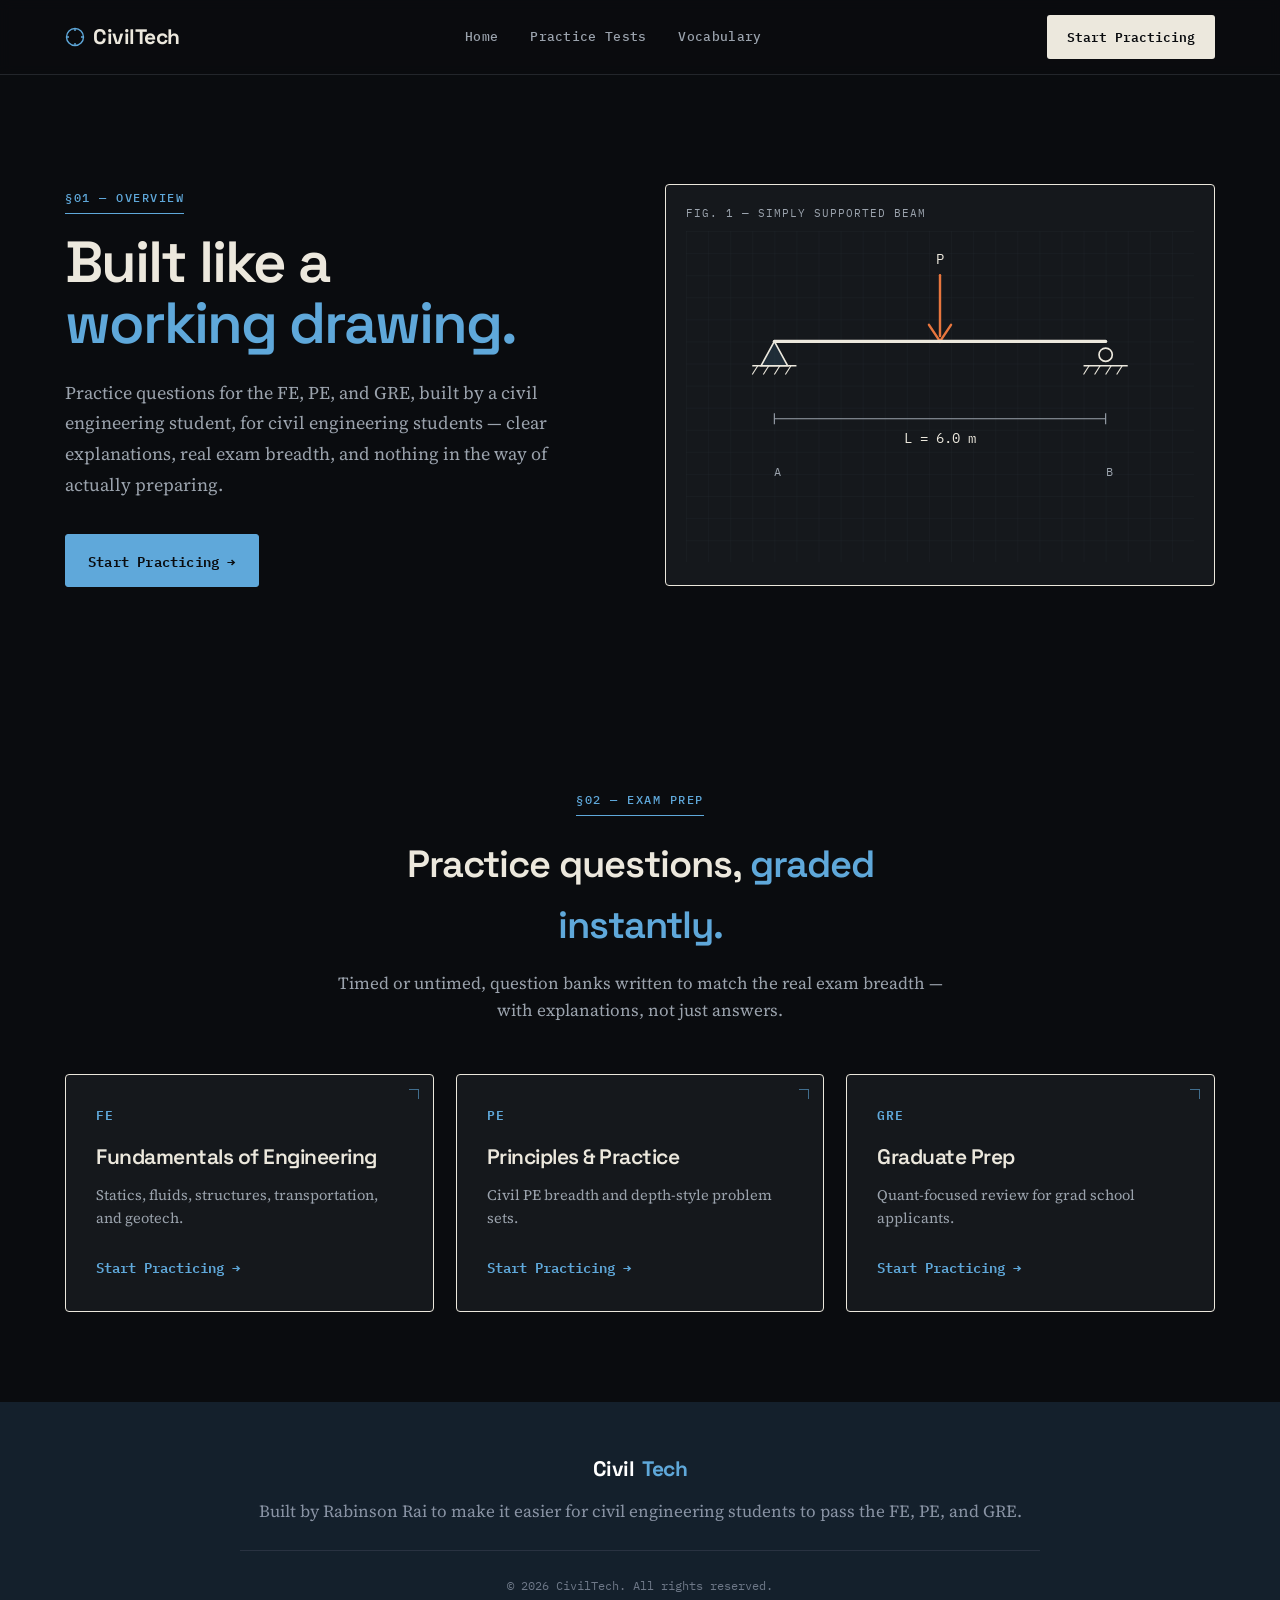
<file: index.html>
<!DOCTYPE html>
<html lang="en">
<head>
    <meta charset="UTF-8">
    <meta name="viewport" content="width=device-width, initial-scale=1.0">

    <title>Civil Engineering Test Prep</title>

    <link rel="preconnect" href="https://fonts.googleapis.com">
    <link href="https://fonts.googleapis.com/css2?family=Space+Grotesk:wght@500;600;700&family=Source+Serif+4:opsz,wght@8..60,400;8..60,500;8..60,600&family=IBM+Plex+Mono:wght@400;500;600&display=swap" rel="stylesheet">

    <link rel="stylesheet" href="style.css">
</head>

<body>

    <!-- Navigation -->
    <header>
        <nav class="navbar">

            <div class="logo">
                <svg class="logo-mark" width="20" height="20" viewBox="0 0 20 20" fill="none">
                    <circle cx="10" cy="10" r="8.5" stroke="currentColor" stroke-width="1.4"/>
                    <path d="M10 1.5V4M10 16V18.5M1.5 10H4M16 10H18.5" stroke="currentColor" stroke-width="1.4"/>
                </svg>
                CivilTech
            </div>

            <div class="nav-links">
                <a href="#home">Home</a>
                <a href="#tests">Practice Tests</a>
                <a href="vocab.html">Vocabulary</a>
            </div>

            <button class="nav-button" onclick="document.getElementById('tests').scrollIntoView({behavior:'smooth'})">
                Start Practicing
            </button>

        </nav>
    </header>


    <!-- Hero Section -->
    <section class="hero" id="home">

        <div class="hero-content">

            <div class="eyebrow">§01 — Overview</div>

            <h1>
                Built like a
                <br>
                <span>working drawing.</span>
            </h1>

            <p>
                Practice questions for the FE, PE, and GRE, built by a
                civil engineering student, for civil engineering students —
                clear explanations, real exam breadth, and nothing in
                the way of actually preparing.
            </p>

            <div class="hero-buttons">
                <button class="primary-button" onclick="document.getElementById('tests').scrollIntoView({behavior:'smooth'})">
                    Start Practicing →
                </button>
            </div>

        </div>

        <!-- Signature element: an animated technical drawing of a
             simply-supported beam under load, drawn in on page load -->
        <div class="hero-drawing">

            <div class="drawing-label">FIG. 1 — SIMPLY SUPPORTED BEAM</div>

            <svg viewBox="0 0 460 300" class="beam-svg" aria-hidden="true">

                <!-- grid backdrop -->
                <defs>
                    <pattern id="gridPattern" width="20" height="20" patternUnits="userSpaceOnUse">
                        <path d="M 20 0 L 0 0 0 20" fill="none" stroke="#20242A" stroke-width="0.6"/>
                    </pattern>
                </defs>
                <rect width="460" height="300" fill="url(#gridPattern)" />

                <!-- load arrow -->
                <g class="load-arrow">
                    <line x1="230" y1="40" x2="230" y2="95" />
                    <path d="M220 85 L230 100 L240 85" fill="none" />
                </g>
                <text x="230" y="30" text-anchor="middle" class="dim-label">P</text>

                <!-- beam -->
                <line x1="80" y1="100" x2="380" y2="100" class="beam-line" />

                <!-- left support (pin) -->
                <path d="M80 100 L68 122 L92 122 Z" class="support" />
                <line x1="60" y1="122" x2="100" y2="122" class="hatch-base" />
                <line x1="65" y1="122" x2="60" y2="130" class="hatch" />
                <line x1="75" y1="122" x2="70" y2="130" class="hatch" />
                <line x1="85" y1="122" x2="80" y2="130" class="hatch" />
                <line x1="95" y1="122" x2="90" y2="130" class="hatch" />

                <!-- right support (roller) -->
                <circle cx="380" cy="112" r="6" class="support-roller" />
                <line x1="360" y1="122" x2="400" y2="122" class="hatch-base" />
                <line x1="365" y1="122" x2="360" y2="130" class="hatch" />
                <line x1="375" y1="122" x2="370" y2="130" class="hatch" />
                <line x1="385" y1="122" x2="380" y2="130" class="hatch" />
                <line x1="395" y1="122" x2="390" y2="130" class="hatch" />

                <!-- dimension line -->
                <g class="dim-line">
                    <line x1="80" y1="170" x2="380" y2="170" />
                    <path d="M80 165 L80 175 M380 165 L380 175" />
                </g>
                <text x="230" y="192" text-anchor="middle" class="dim-label">L = 6.0 m</text>

                <text x="80" y="222" class="dim-label small">A</text>
                <text x="380" y="222" class="dim-label small">B</text>

            </svg>

        </div>

    </section>


    <!-- Practice Tests Section -->
    <section class="tests-section" id="tests">

        <div class="section-title">

            <div class="eyebrow">§02 — Exam Prep</div>

            <h2>
                Practice questions,
                <span>graded instantly.</span>
            </h2>

            <p>
                Timed or untimed, question banks written to match the
                real exam breadth — with explanations, not just answers.
            </p>

        </div>

        <div class="tests-grid">

            <div class="test-card">
                <div class="sheet-corner"></div>
                <div class="test-code">FE</div>
                <h3>Fundamentals of Engineering</h3>
                <p>Statics, fluids, structures, transportation, and geotech.</p>
                <button onclick="window.location.href='practice.html?exam=FE'">
                    Start Practicing →
                </button>
            </div>

            <div class="test-card">
                <div class="sheet-corner"></div>
                <div class="test-code">PE</div>
                <h3>Principles &amp; Practice</h3>
                <p>Civil PE breadth and depth-style problem sets.</p>
                <button onclick="window.location.href='practice.html?exam=PE'">
                    Start Practicing →
                </button>
            </div>

            <div class="test-card">
                <div class="sheet-corner"></div>
                <div class="test-code">GRE</div>
                <h3>Graduate Prep</h3>
                <p>Quant-focused review for grad school applicants.</p>
                <button onclick="window.location.href='practice.html?exam=GRE'">
                    Start Practicing →
                </button>
            </div>

        </div>

    </section>


    <!-- Footer -->
    <footer>

        <div class="logo">Civil<span>Tech</span></div>

        <p>
            Built by Rabinson Rai to make it easier for civil engineering
            students to pass the FE, PE, and GRE.
        </p>

        <div class="footer-line"></div>

        <small>
            © 2026 CivilTech. All rights reserved.
        </small>

    </footer>


    <script src="script.js"></script>

</body>
</html>
</file>
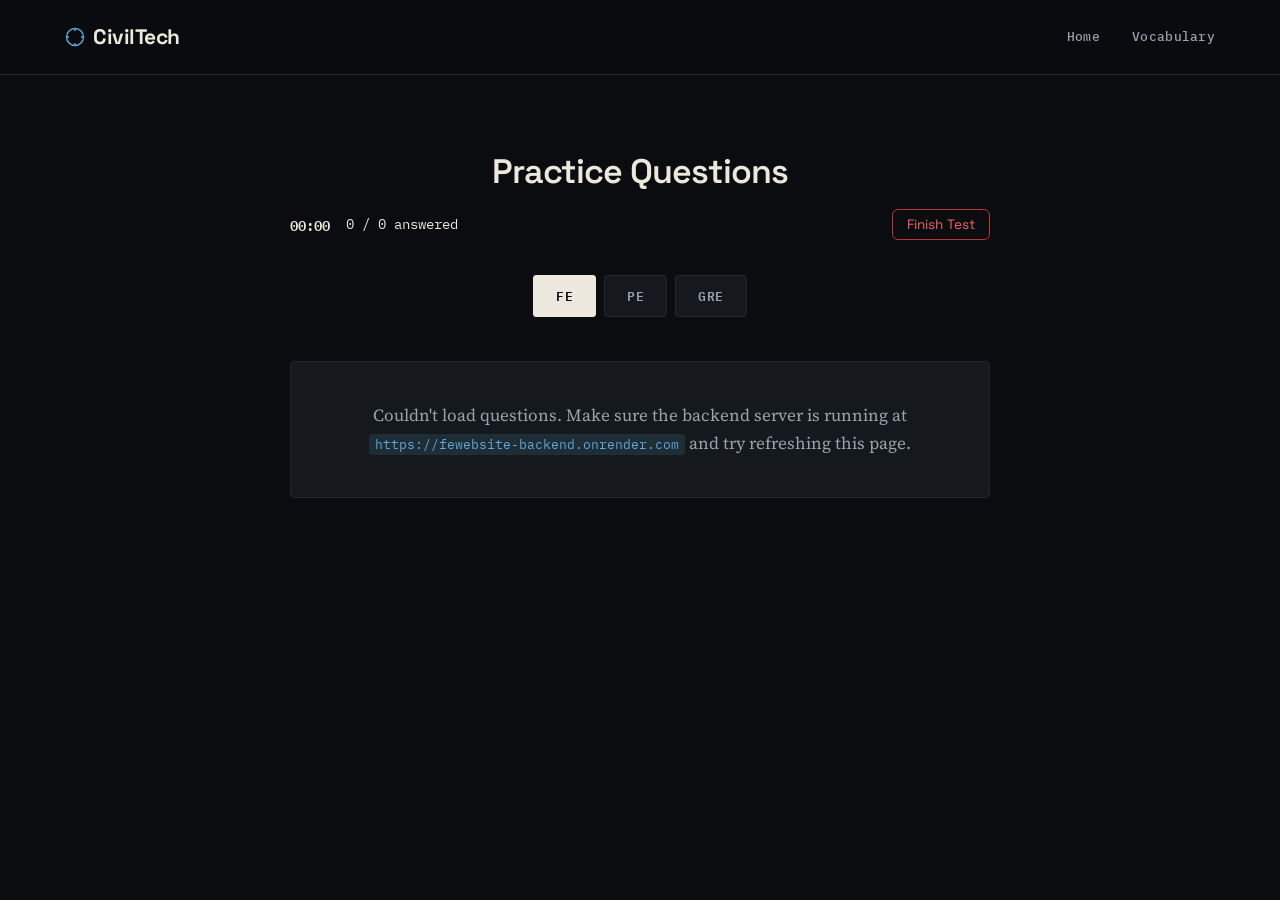
<file: practice.html>
<!DOCTYPE html>
<html lang="en">
<head>
    <meta charset="UTF-8">
    <meta name="viewport" content="width=device-width, initial-scale=1.0">

    <title>Practice | Civil Engineering Tests</title>

    <link rel="preconnect" href="https://fonts.googleapis.com">
    <link href="https://fonts.googleapis.com/css2?family=Space+Grotesk:wght@500;600;700&family=Source+Serif+4:opsz,wght@8..60,400;8..60,500;8..60,600&family=IBM+Plex+Mono:wght@400;500;600&display=swap" rel="stylesheet">

    <link rel="stylesheet" href="style.css">
    <link rel="stylesheet" href="quiz.css">

    <!--
        Styling for the timer, solved counter, flag button, question
        navigator, and score summary. Kept inline here rather than in
        quiz.css so it's self-contained; move it later if you'd rather
        keep styles unified.
    -->
    <style>
        .quiz-meta {
            display: flex;
            gap: 16px;
            align-items: center;
            font-family: "IBM Plex Mono", monospace;
            font-size: 0.85rem;
            margin-top: 4px;
        }

        #timerDisplay {
            font-weight: 600;
        }

        .question-nav {
            display: flex;
            flex-wrap: wrap;
            gap: 6px;
            margin: 16px 0;
        }

        .nav-pill {
            width: 32px;
            height: 32px;
            border-radius: 6px;
            border: 1px solid #444;
            background: transparent;
            color: inherit;
            font-family: "IBM Plex Mono", monospace;
            font-size: 0.8rem;
            cursor: pointer;
        }

        .nav-pill.solved {
            background: #2e7d32;
            border-color: #2e7d32;
            color: #fff;
        }

        .nav-pill.flagged {
            border-color: #f2b705;
            box-shadow: inset 0 0 0 2px #f2b705;
        }

        .nav-pill.current {
            outline: 2px solid #fff;
            outline-offset: 1px;
        }

        .flag-button {
            display: inline-block;
            margin-bottom: 12px;
            padding: 6px 14px;
            border-radius: 6px;
            border: 1px solid #444;
            background: transparent;
            color: inherit;
            font-family: "Space Grotesk", sans-serif;
            font-size: 0.85rem;
            cursor: pointer;
        }

        .flag-button.active {
            background: #f2b705;
            border-color: #f2b705;
            color: #111;
        }

        .score-line {
            font-size: 1.2rem;
            font-weight: 600;
            margin: 0 0 8px;
        }

        .score-meta {
            font-family: "IBM Plex Mono", monospace;
            font-size: 0.85rem;
            color: #aaa;
            margin: 4px 0;
        }

        .finish-test-button {
            margin-left: auto;
            padding: 6px 14px;
            border-radius: 6px;
            border: 1px solid #b33;
            background: transparent;
            color: #e66;
            font-family: "Space Grotesk", sans-serif;
            font-size: 0.85rem;
            cursor: pointer;
        }

        .finish-test-button:hover {
            background: #b33;
            color: #fff;
        }

        .pre-answer-actions {
            display: flex;
            gap: 10px;
        }

        .quiz-button.secondary {
            background: transparent;
            border: 1px solid #666;
        }
    </style>
</head>

<body>

    <header>
        <nav class="navbar">

            <div class="logo">
                <svg class="logo-mark" width="20" height="20" viewBox="0 0 20 20" fill="none">
                    <circle cx="10" cy="10" r="8.5" stroke="currentColor" stroke-width="1.4"/>
                    <path d="M10 1.5V4M10 16V18.5M1.5 10H4M16 10H18.5" stroke="currentColor" stroke-width="1.4"/>
                </svg>
                CivilTech
            </div>

            <div class="nav-links">
                <a href="index.html">Home</a>
                <a href="vocab.html">Vocabulary</a>
            </div>

        </nav>
    </header>


    <section class="quiz-section">

        <div class="quiz-container">

                <div class="quiz-header">
                    <h1>Practice Questions</h1>
                    <div class="quiz-progress" id="progress">Loading questions...</div>
                    <div class="quiz-meta">
                        <span id="timerDisplay">00:00</span>
                        <span id="solvedCounter">0 / 0 answered</span>
                        <button id="finishTestBtn" class="finish-test-button" type="button">
                            Finish Test
                        </button>
                    </div>
                </div>


                <!-- Main exam tabs -->
                <div class="exam-tabs" role="tablist">

                    <button class="exam-tab" data-exam="FE" role="tab">
                        FE
                    </button>

                    <button class="exam-tab" data-exam="PE" role="tab">
                        PE
                    </button>

                    <button class="exam-tab" data-exam="GRE" role="tab">
                        GRE
                    </button>

                </div>


                <!-- GRE top-level category tabs -->
                <div id="greTabs" class="gre-tabs" style="display: none;" role="tablist">

                    <button class="gre-category-tab active" data-category="quant" role="tab">
                        Quantitative
                    </button>

                    <button class="gre-category-tab" data-category="verbal" role="tab">
                        Verbal
                    </button>

                </div>


                <!-- GRE Quantitative subsections -->
                <div id="quantSubTabs" class="gre-subtabs" style="display: none;" role="tablist">

                    <button class="gre-subtab active" data-subsection="all" role="tab">
                        All
                    </button>

                    <button class="gre-subtab" data-subsection="arithmetic" role="tab">
                        Arithmetic
                    </button>

                    <button class="gre-subtab" data-subsection="algebra" role="tab">
                        Algebra
                    </button>

                    <button class="gre-subtab" data-subsection="geometry" role="tab">
                        Geometry
                    </button>

                    <button class="gre-subtab" data-subsection="data-analysis" role="tab">
                        Data Analysis
                    </button>

                </div>


                <!-- GRE Verbal subsections -->
                <div id="verbalSubTabs" class="gre-subtabs" style="display: none;" role="tablist">

                    <button class="gre-subtab active" data-subsection="all" role="tab">
                        All
                    </button>

                    <button class="gre-subtab" data-subsection="text-completion" role="tab">
                        Text Completion
                    </button>

                    <button class="gre-subtab" data-subsection="sentence-equivalence" role="tab">
                        Sentence Equivalence
                    </button>

                    <button class="gre-subtab" data-subsection="reading-comprehension" role="tab">
                        Reading Comprehension
                    </button>

                </div>


                <!-- Jump-to navigator: shows every question's number, colored
                     by whether it's been answered and/or flagged. -->
                <div id="questionNav" class="question-nav"></div>


                <div id="loadingState" class="quiz-state">
                    <p>Loading questions from the server...</p>
                </div>


                <div id="errorState" class="quiz-state" style="display: none;">
                    <p>
                        Couldn't load questions. Make sure the backend
                        server is running at <code id="apiUrlDisplay"></code>
                        and try refreshing this page.
                    </p>
                </div>


                <div id="doneState" class="quiz-state" style="display: none;">
                    <h2>You've finished this set 🎉</h2>
                    <div id="scoreSummary" class="score-summary"></div>
                    <p>
                        Switch tabs above to try another section,
                        or refresh to practice again.
                    </p>
                </div>


                <div id="questionCard" class="question-card" style="display: none;">

                    <div class="question-subject" id="questionSubject"></div>

                    <button id="flagBtn" class="flag-button" type="button">
                        🚩 Flag for review
                    </button>

                    <p class="question-text" id="questionText"></p>

                    <div class="choices" id="choicesList"></div>

                    <div class="pre-answer-actions">
                        <button id="submitBtn" class="quiz-button" disabled>
                            Submit Answer
                        </button>

                        <button id="skipBtn" class="quiz-button secondary" type="button">
                            Skip →
                        </button>
                    </div>

                    <div id="feedback" class="feedback" style="display: none;">

                        <div id="feedbackResult" class="feedback-result"></div>

                        <p id="feedbackExplanation" class="feedback-explanation"></p>

                        <button id="nextBtn" class="quiz-button">
                            Next Question →
                        </button>

                    </div>

                </div>

        </div>

    </section>


    <script src="quiz.js"></script>
</body>
</html>
</file>
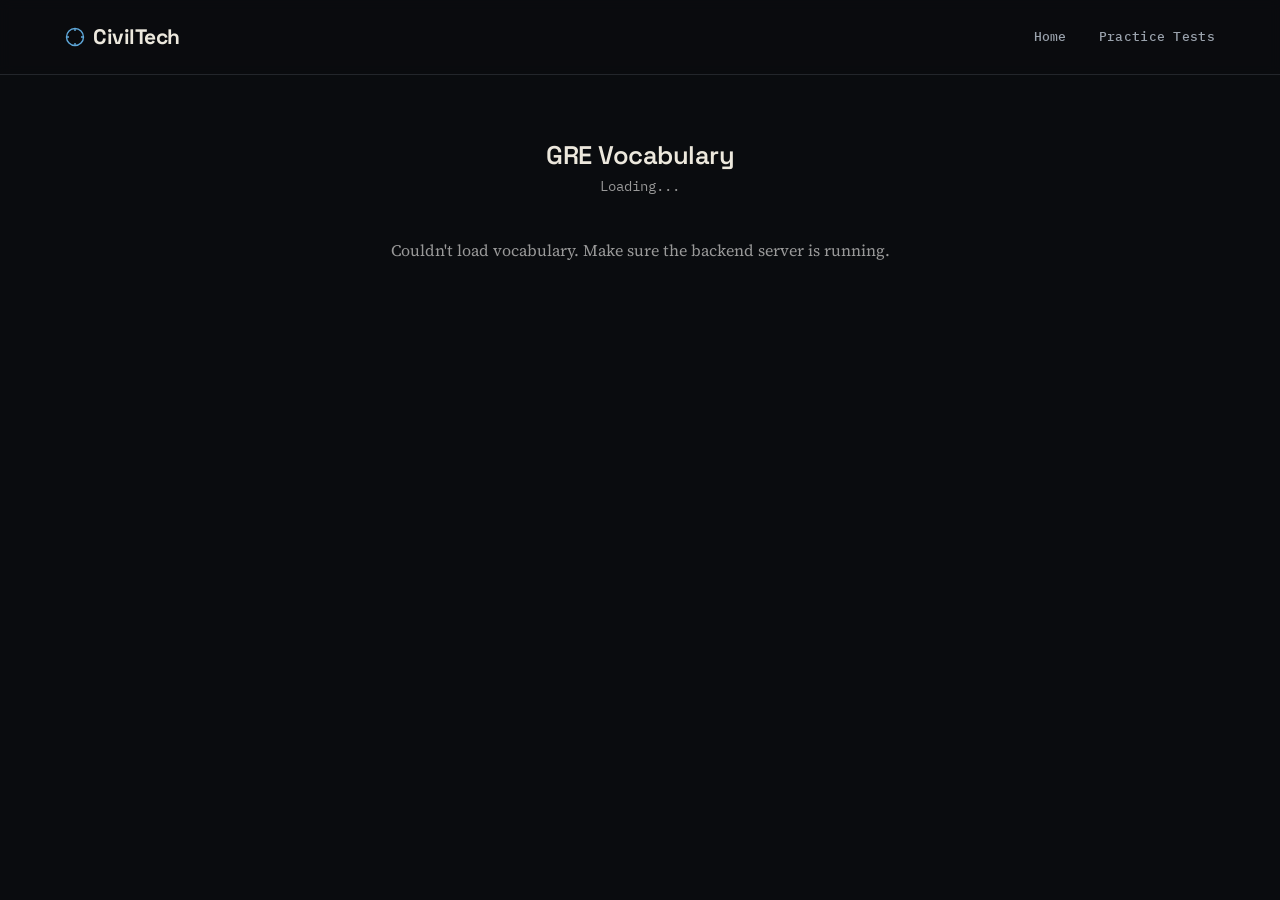
<file: vocab.html>
<!DOCTYPE html>
<html lang="en">
<head>
    <meta charset="UTF-8">
    <meta name="viewport" content="width=device-width, initial-scale=1.0">

    <title>Vocabulary | Civil Engineering Test Prep</title>

    <link rel="preconnect" href="https://fonts.googleapis.com">
    <link href="https://fonts.googleapis.com/css2?family=Space+Grotesk:wght@500;600;700&family=Source+Serif+4:opsz,wght@8..60,400;8..60,500;8..60,600&family=IBM+Plex+Mono:wght@400;500;600&display=swap" rel="stylesheet">

    <link rel="stylesheet" href="style.css">

    <style>
        .vocab-section {
            max-width: 640px;
            margin: 60px auto;
            padding: 0 20px;
            text-align: center;
        }

        .vocab-progress {
            font-family: "IBM Plex Mono", monospace;
            font-size: 0.85rem;
            color: #999;
            margin-bottom: 20px;
        }

        .flashcard {
            perspective: 1200px;
            height: 320px;
            margin-bottom: 24px;
            cursor: pointer;
        }

        .flashcard-inner {
            position: relative;
            width: 100%;
            height: 100%;
            transition: transform 0.5s;
            transform-style: preserve-3d;
        }

        .flashcard.flipped .flashcard-inner {
            transform: rotateY(180deg);
        }

        .flashcard-face {
            position: absolute;
            width: 100%;
            height: 100%;
            backface-visibility: hidden;
            border: 1px solid #333;
            border-radius: 10px;
            display: flex;
            flex-direction: column;
            align-items: center;
            justify-content: center;
            padding: 32px;
            box-sizing: border-box;
        }

        .flashcard-front {
            background: #111;
            color: #f5f0e6;
        }

        .flashcard-front .word {
            font-family: "Space Grotesk", sans-serif;
            font-size: 2.2rem;
            font-weight: 700;
        }

        .flashcard-front .tap-hint {
            margin-top: 20px;
            font-family: "IBM Plex Mono", monospace;
            font-size: 0.75rem;
            color: #888;
        }

        .flashcard-back {
            background: #f5f0e6;
            color: #111;
            transform: rotateY(180deg);
        }

        .flashcard-back .meaning {
            font-family: "Source Serif 4", serif;
            font-size: 1.15rem;
            margin-bottom: 16px;
        }

        .flashcard-back .example {
            font-family: "Source Serif 4", serif;
            font-style: italic;
            font-size: 1rem;
            color: #444;
        }

        .vocab-controls {
            display: flex;
            justify-content: center;
            gap: 12px;
            flex-wrap: wrap;
        }

        .vocab-button {
            padding: 10px 18px;
            border-radius: 6px;
            border: 1px solid #444;
            background: transparent;
            color: inherit;
            font-family: "Space Grotesk", sans-serif;
            font-size: 0.9rem;
            cursor: pointer;
        }

        .vocab-button.primary {
            background: #111;
            color: #f5f0e6;
            border-color: #111;
        }

        .vocab-state {
            font-family: "Source Serif 4", serif;
            font-size: 1rem;
            color: #999;
            margin-top: 40px;
        }
    </style>
</head>

<body>

    <header>
        <nav class="navbar">

            <div class="logo">
                <svg class="logo-mark" width="20" height="20" viewBox="0 0 20 20" fill="none">
                    <circle cx="10" cy="10" r="8.5" stroke="currentColor" stroke-width="1.4"/>
                    <path d="M10 1.5V4M10 16V18.5M1.5 10H4M16 10H18.5" stroke="currentColor" stroke-width="1.4"/>
                </svg>
                CivilTech
            </div>

            <div class="nav-links">
                <a href="index.html">Home</a>
                <a href="practice.html">Practice Tests</a>
            </div>

        </nav>
    </header>


    <section class="vocab-section">

        <h1>GRE Vocabulary</h1>
        <div class="vocab-progress" id="vocabProgress">Loading...</div>

        <div id="loadingState">
            <p>Loading vocabulary...</p>
        </div>

        <div id="errorState" class="vocab-state" style="display: none;">
            <p>Couldn't load vocabulary. Make sure the backend server is running.</p>
        </div>

        <div id="emptyState" class="vocab-state" style="display: none;">
            <p>No vocabulary words yet — add some to your <code>vocabulary</code> table.</p>
        </div>

        <div id="flashcardWrap" style="display: none;">

            <div class="flashcard" id="flashcard">
                <div class="flashcard-inner">

                    <div class="flashcard-face flashcard-front">
                        <div class="word" id="wordText"></div>
                        <div class="tap-hint">Tap to reveal meaning</div>
                    </div>

                    <div class="flashcard-face flashcard-back">
                        <p class="meaning" id="meaningText"></p>
                        <p class="example" id="exampleText"></p>
                    </div>

                </div>
            </div>

            <div class="vocab-controls">
                <button class="vocab-button" id="prevBtn">← Previous</button>
                <button class="vocab-button primary" id="shuffleBtn">Shuffle</button>
                <button class="vocab-button" id="nextBtn">Next →</button>
            </div>

        </div>

    </section>


    <script src="vocab.js"></script>
</body>
</html>
</file>
<file: style.css>
* {
    margin: 0;
    padding: 0;
    box-sizing: border-box;
}

html {
    scroll-behavior: smooth;
}

:root {
    --paper: #0A0C0F;
    --paper-raised: #15181C;
    --ink: #ECE8DD;
    --blueprint: #5FA8DA;
    --blueprint-tint: rgba(95, 168, 218, 0.14);
    --safety: #E8763E;
    --graphite: #9BA3AD;
    --hairline: #23262B;
    --on-accent: #0A0C0F;

    --font-display: 'Space Grotesk', sans-serif;
    --font-body: 'Source Serif 4', serif;
    --font-mono: 'IBM Plex Mono', monospace;
}

body {
    font-family: var(--font-body);
    background: var(--paper);
    color: var(--ink);
    font-size: 17px;
    line-height: 1.6;
}

h1, h2, h3 {
    font-family: var(--font-display);
    font-weight: 600;
    letter-spacing: -0.5px;
}


/* =========================
   EYEBROW / SECTION MARKS
========================= */

.eyebrow {
    font-family: var(--font-mono);
    font-size: 12px;
    font-weight: 500;
    letter-spacing: 1.5px;
    text-transform: uppercase;

    color: var(--blueprint);

    display: inline-block;
    margin-bottom: 18px;

    padding-bottom: 6px;
    border-bottom: 1.5px solid var(--blueprint);
}

.eyebrow-light {
    color: #9FC1D6;
    border-bottom-color: #3F587A;
}


/* =========================
   NAVIGATION
========================= */

header {
    background: rgba(10, 12, 15, 0.9);
    backdrop-filter: blur(6px);
    border-bottom: 1.5px solid var(--hairline);
    position: sticky;
    top: 0;
    z-index: 100;
}

.navbar {
    max-width: 1200px;
    margin: auto;
    height: 74px;
    display: flex;
    align-items: center;
    justify-content: space-between;
    padding: 0 25px;
}

.logo {
    font-family: var(--font-display);
    font-size: 21px;
    font-weight: 700;
    letter-spacing: -0.5px;
    display: flex;
    align-items: center;
    gap: 8px;
    color: var(--ink);
}

.logo-mark {
    color: var(--blueprint);
}

.logo span {
    color: var(--blueprint);
}

.nav-links {
    display: flex;
    gap: 32px;
}

.nav-links a {
    text-decoration: none;
    color: var(--graphite);
    font-family: var(--font-mono);
    font-size: 13px;
    font-weight: 500;
    letter-spacing: 0.3px;
}

.nav-links a:hover {
    color: var(--blueprint);
}

.nav-button {
    background: var(--ink);
    color: var(--paper);
    border: none;
    border-radius: 3px;
    padding: 11px 20px;
    font-family: var(--font-mono);
    font-size: 13px;
    font-weight: 600;
    cursor: pointer;
}

.nav-button:hover {
    background: var(--blueprint);
}


/* =========================
   HERO
========================= */

.hero {
    max-width: 1200px;
    margin: auto;
    min-height: 620px;
    display: grid;
    grid-template-columns: 1fr 1fr;
    align-items: center;
    gap: 50px;
    padding: 80px 25px;
}

.hero-content {
    max-width: 560px;
}

.hero h1 {
    font-size: 58px;
    line-height: 1.05;
    letter-spacing: -2px;
    margin-bottom: 24px;
    color: var(--ink);
}

.hero h1 span {
    color: var(--blueprint);
}

.hero p {
    color: var(--graphite);
    font-size: 18px;
    line-height: 1.7;
    max-width: 500px;
    margin-bottom: 34px;
}

.hero-buttons {
    display: flex;
    gap: 12px;
    flex-wrap: wrap;
}

.primary-button,
.secondary-button {
    font-family: var(--font-mono);
    padding: 14px 22px;
    border-radius: 3px;
    font-size: 14px;
    font-weight: 600;
    letter-spacing: 0.2px;
    cursor: pointer;
}

.primary-button {
    background: var(--blueprint);
    color: var(--on-accent);
    border: 1.5px solid var(--blueprint);
}

.primary-button:hover {
    background: #7CC0EA;
}

.secondary-button {
    background: transparent;
    color: var(--ink);
    border: 1.5px solid var(--ink);
}

.secondary-button:hover {
    background: var(--ink);
    color: var(--paper);
}


/* =========================
   HERO DRAWING (signature element)
========================= */

.hero-drawing {
    background: var(--paper-raised);
    border: 1.5px solid var(--ink);
    border-radius: 4px;
    padding: 20px 20px 14px;
}

.drawing-label {
    font-family: var(--font-mono);
    font-size: 11px;
    letter-spacing: 1px;
    color: var(--graphite);
    margin-bottom: 8px;
}

.beam-svg {
    width: 100%;
    height: auto;
}

.beam-line {
    stroke: var(--ink);
    stroke-width: 3;
    stroke-linecap: round;
    stroke-dasharray: 300;
    stroke-dashoffset: 300;
    animation: drawLine 1.1s ease-out forwards;
}

.support {
    fill: var(--blueprint-tint);
    stroke: var(--ink);
    stroke-width: 1.5;
}

.support-roller {
    fill: var(--paper-raised);
    stroke: var(--ink);
    stroke-width: 1.5;
}

.hatch-base {
    stroke: var(--ink);
    stroke-width: 1.5;
}

.hatch {
    stroke: var(--ink);
    stroke-width: 1;
}

.dim-line line,
.dim-line path {
    stroke: var(--graphite);
    stroke-width: 1;
    fill: none;
}

.dim-label {
    font-family: var(--font-mono);
    font-size: 13px;
    fill: var(--ink);
}

.dim-label.small {
    font-size: 11px;
    fill: var(--graphite);
}

.load-arrow line,
.load-arrow path {
    stroke: var(--safety);
    stroke-width: 2.2;
    stroke-linecap: round;
}

.load-arrow {
    animation: pulseArrow 2.2s ease-in-out infinite;
}

@keyframes drawLine {
    to { stroke-dashoffset: 0; }
}

@keyframes pulseArrow {
    0%, 100% { opacity: 1; }
    50% { opacity: 0.55; }
}

@media (prefers-reduced-motion: reduce) {
    .beam-line { animation: none; stroke-dashoffset: 0; }
    .load-arrow { animation: none; }
}


/* =========================
   SECTION SHARED
========================= */

.tests-section,
.tools-section,
.resources {
    max-width: 1200px;
    margin: auto;
    padding: 90px 25px;
}

.section-title {
    text-align: center;
    max-width: 640px;
    margin: 0 auto 50px;
}

.section-title h2 {
    font-size: 38px;
    letter-spacing: -1px;
    margin-bottom: 14px;
    color: var(--ink);
}

.section-title h2 span {
    color: var(--blueprint);
}

.section-title p {
    color: var(--graphite);
    line-height: 1.6;
}


/* =========================
   SHEET CORNER MARK (shared card device)
========================= */

.sheet-corner {
    position: absolute;
    top: 14px;
    right: 14px;
    width: 10px;
    height: 10px;
    border-top: 1.5px solid var(--blueprint);
    border-right: 1.5px solid var(--blueprint);
    opacity: 0.6;
}


/* =========================
   TESTS
========================= */

.tests-grid {
    display: grid;
    grid-template-columns: repeat(3, 1fr);
    gap: 22px;
}

.test-card {
    position: relative;
    background: var(--paper-raised);
    border: 1.5px solid var(--ink);
    border-radius: 4px;
    padding: 30px;
    transition: 0.2s;
}

.test-card:hover {
    transform: translateY(-4px);
    box-shadow: 4px 4px 0 var(--blueprint);
}

.test-code {
    font-family: var(--font-mono);
    font-size: 13px;
    font-weight: 600;
    color: var(--blueprint);
    letter-spacing: 1px;
    margin-bottom: 14px;
}

.test-card h3 {
    font-size: 21px;
    margin-bottom: 10px;
    color: var(--ink);
}

.test-card p {
    color: var(--graphite);
    font-size: 14.5px;
    line-height: 1.6;
    margin-bottom: 24px;
}

.test-card button {
    font-family: var(--font-mono);
    background: none;
    border: none;
    color: var(--blueprint);
    font-weight: 600;
    font-size: 13.5px;
    cursor: pointer;
    padding: 0;
}


/* =========================
   TOOL CARDS
========================= */

.tools-grid {
    display: grid;
    grid-template-columns: repeat(3, 1fr);
    gap: 22px;
}

.tool-card {
    position: relative;
    background: var(--paper-raised);
    border: 1.5px solid var(--hairline);
    border-radius: 4px;
    padding: 30px;
    transition: 0.2s;
}

.tool-card:hover {
    border-color: var(--ink);
    transform: translateY(-4px);
    box-shadow: 4px 4px 0 var(--hairline);
}

.tool-icon {
    color: var(--blueprint);
    margin-bottom: 20px;
}

.tool-card h3 {
    font-size: 19px;
    margin-bottom: 12px;
    color: var(--ink);
}

.tool-card p {
    color: var(--graphite);
    line-height: 1.6;
    font-size: 14.5px;
    margin-bottom: 24px;
}

.tool-card button {
    font-family: var(--font-mono);
    background: none;
    border: none;
    color: var(--blueprint);
    font-weight: 600;
    font-size: 13.5px;
    cursor: pointer;
    padding: 0;
}


/* =========================
   RESOURCES
========================= */

.resource-grid {
    display: grid;
    grid-template-columns: repeat(3, 1fr);
    gap: 20px;
}

.resource-card {
    position: relative;
    background: var(--paper-raised);
    border: 1.5px solid var(--hairline);
    border-radius: 4px;
    padding: 30px;
}

.resource-card h3 {
    font-size: 18px;
    margin-bottom: 12px;
    color: var(--ink);
}

.resource-card p {
    color: var(--graphite);
    line-height: 1.6;
}


/* =========================
   ABOUT
========================= */

.about {
    background: #050607;
    color: var(--ink);
    padding: 100px 25px;
}

.about > div {
    max-width: 800px;
    margin: auto;
}

.about h2 {
    font-size: 42px;
    letter-spacing: -1.5px;
    margin-bottom: 20px;
}

.about p {
    color: #B9C4D0;
    line-height: 1.8;
    font-size: 17px;
    margin-bottom: 30px;
}


/* =========================
   FOOTER
========================= */

footer {
    background: #14202C;
    color: white;
    padding: 50px 25px;
    text-align: center;
}

footer .logo {
    justify-content: center;
    color: white;
}

footer p {
    color: #8993a4;
    margin: 12px 0 25px;
    font-family: var(--font-body);
}

.footer-line {
    height: 1px;
    background: #293241;
    max-width: 800px;
    margin: auto auto 20px;
}

footer small {
    color: #6e7888;
    font-family: var(--font-mono);
    font-size: 12px;
}


/* =========================
   MOBILE
========================= */

@media (max-width: 850px) {

    .nav-links {
        display: none;
    }

    .hero {
        grid-template-columns: 1fr;
        padding-top: 50px;
    }

    .hero h1 {
        font-size: 42px;
    }

    .tests-grid,
    .tools-grid,
    .resource-grid {
        grid-template-columns: 1fr;
    }

    .hero-drawing {
        margin-top: 20px;
    }
}
</file>
<file: quiz.css>
/* =========================
   QUIZ SECTION
========================= */

.quiz-section {
    max-width: 750px;
    margin: auto;
    padding: 70px 25px 120px;
}

.quiz-header {
    text-align: center;
    margin-bottom: 35px;
}

.quiz-header h1 {
    font-family: var(--font-display);
    font-size: 34px;
    letter-spacing: -1px;
    margin-bottom: 10px;
    color: var(--ink);
}

.quiz-progress {
    font-family: var(--font-mono);
    color: var(--graphite);
    font-size: 13px;
    font-weight: 500;
    letter-spacing: 0.5px;
}


/* =========================
   EXAM TABS
========================= */

.exam-tabs {
    display: flex;
    justify-content: center;
    gap: 8px;
    margin-bottom: 28px;
}

.exam-tab {
    font-family: var(--font-mono);
    font-size: 13px;
    font-weight: 600;
    letter-spacing: 0.5px;

    background: var(--paper-raised);
    color: var(--graphite);
    border: 1.5px solid var(--hairline);
    border-radius: 3px;

    padding: 9px 22px;
    cursor: pointer;
    transition: 0.15s;
}

.exam-tab:hover {
    border-color: var(--blueprint);
    color: var(--blueprint);
}

.exam-tab.active {
    background: var(--ink);
    color: var(--paper);
    border-color: var(--ink);
}

.quiz-state {
    background: var(--paper-raised);
    border: 1.5px solid var(--hairline);
    border-radius: 4px;
    padding: 40px 30px;
    text-align: center;
    color: var(--graphite);
}

.quiz-state code {
    background: var(--blueprint-tint);
    color: var(--blueprint);
    padding: 2px 6px;
    border-radius: 3px;
    font-family: var(--font-mono);
    font-size: 13px;
}


/* =========================
   QUESTION CARD
========================= */

.question-card {
    position: relative;
    background: var(--paper-raised);
    border: 1.5px solid var(--ink);
    border-radius: 4px;
    padding: 35px;
}

.question-subject {
    display: inline-block;
    font-family: var(--font-mono);
    background: var(--blueprint-tint);
    color: var(--blueprint);
    padding: 5px 12px;
    border-radius: 3px;
    font-size: 12px;
    font-weight: 600;
    letter-spacing: 0.5px;
    margin-bottom: 18px;
}

.question-text {
    font-family: var(--font-body);
    font-size: 18px;
    line-height: 1.6;
    margin-bottom: 25px;
    color: var(--ink);
}

.choices {
    display: flex;
    flex-direction: column;
    gap: 12px;
    margin-bottom: 25px;
}

.choice {
    display: flex;
    align-items: center;
    gap: 12px;
    border: 1.5px solid var(--hairline);
    border-radius: 3px;
    padding: 14px 16px;
    cursor: pointer;
    transition: 0.15s;
    font-family: var(--font-body);
}

.choice:hover {
    border-color: var(--blueprint);
    background: var(--blueprint-tint);
}

.choice.selected {
    border-color: var(--blueprint);
    background: var(--blueprint-tint);
}

.choice.correct {
    border-color: #3FB878;
    background: rgba(63, 184, 120, 0.12);
}

.choice.incorrect {
    border-color: var(--safety);
    background: rgba(232, 118, 62, 0.12);
}

.choice input {
    accent-color: var(--blueprint);
}


/* =========================
   BUTTONS
========================= */

.quiz-button {
    font-family: var(--font-mono);
    background: var(--blueprint);
    color: var(--on-accent);
    border: 1.5px solid var(--blueprint);
    border-radius: 3px;
    padding: 13px 22px;
    font-size: 14px;
    font-weight: 600;
    letter-spacing: 0.3px;
    cursor: pointer;
    width: 100%;
}

.quiz-button:hover {
    background: #7CC0EA;
}

.quiz-button:disabled {
    background: var(--hairline);
    border-color: var(--hairline);
    color: var(--graphite);
    cursor: not-allowed;
}


/* =========================
   FEEDBACK
========================= */

.feedback {
    margin-top: 22px;
    padding-top: 22px;
    border-top: 1.5px solid var(--hairline);
}

.feedback-result {
    font-family: var(--font-display);
    font-weight: 700;
    font-size: 17px;
    margin-bottom: 10px;
}

.feedback-result.correct {
    color: #3FB878;
}

.feedback-result.incorrect {
    color: var(--safety);
}

.feedback-explanation {
    font-family: var(--font-body);
    color: var(--graphite);
    line-height: 1.6;
    margin-bottom: 20px;
}
</file>
